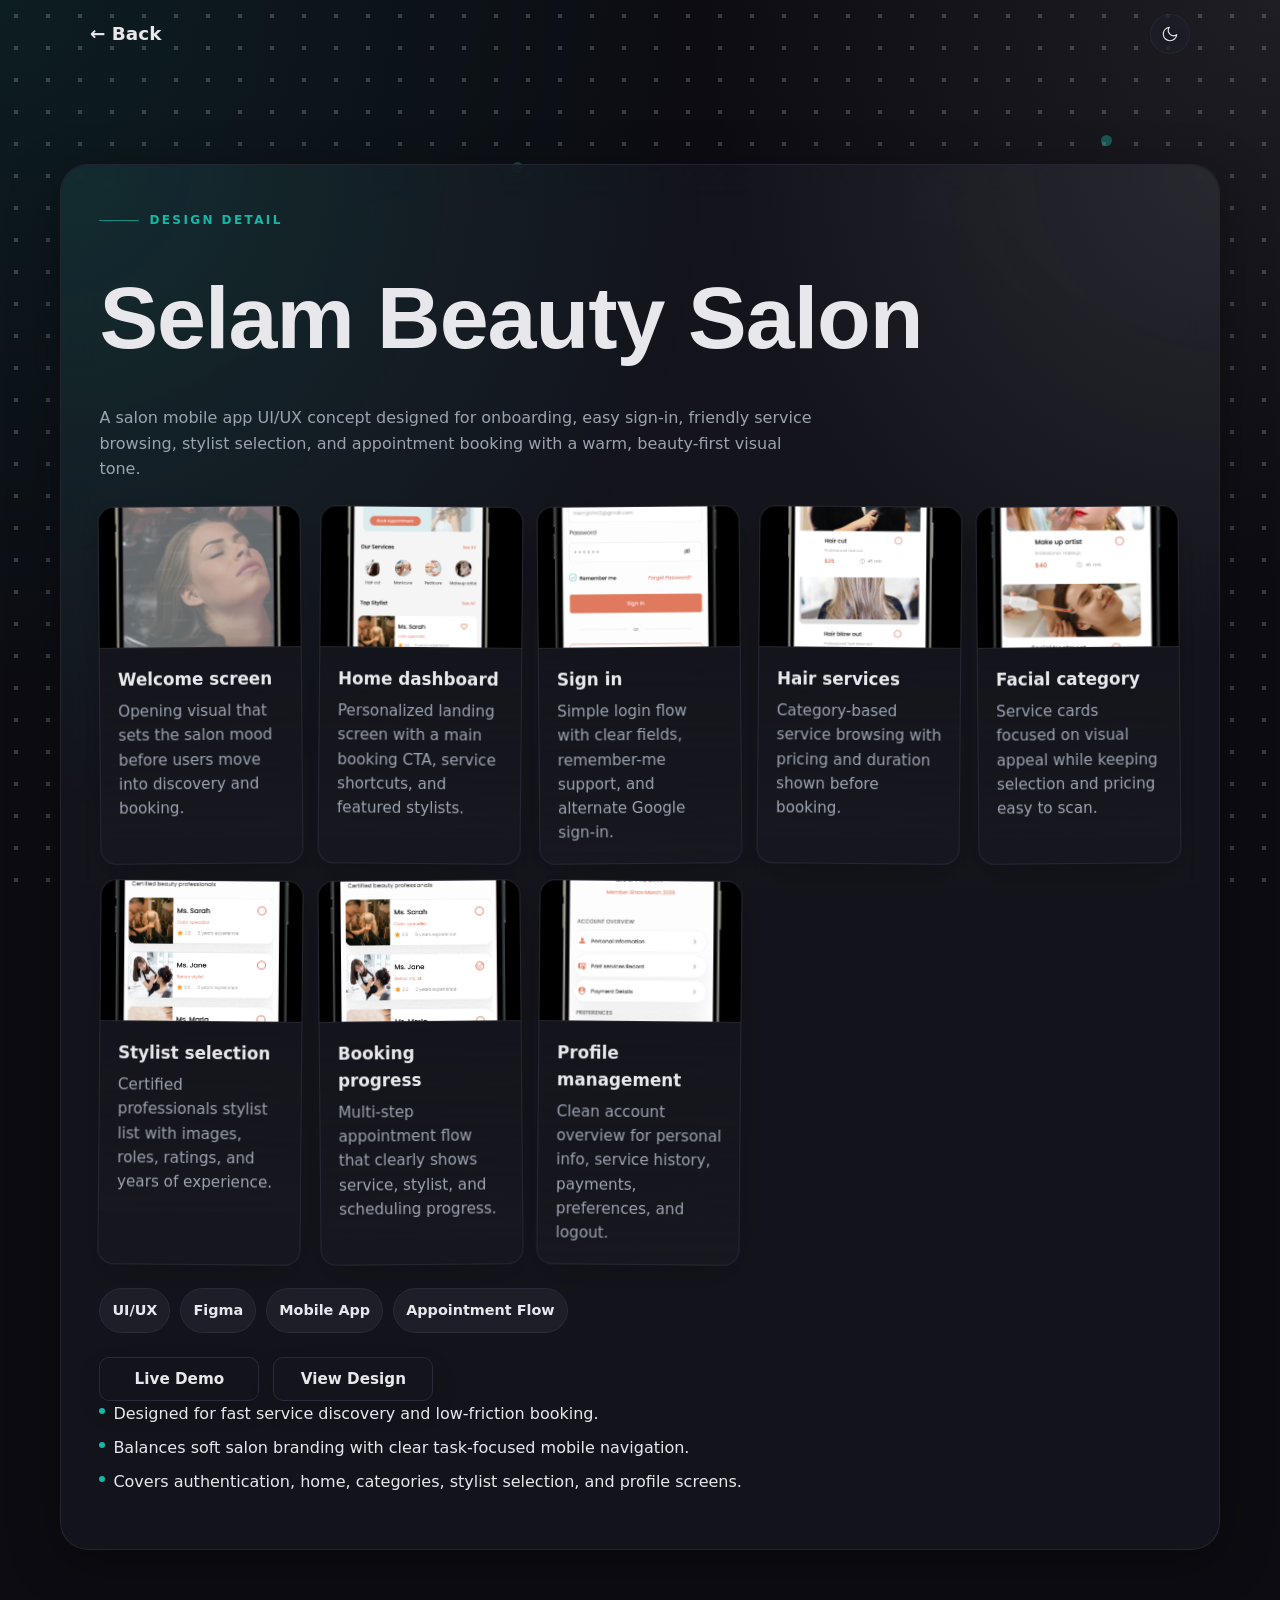
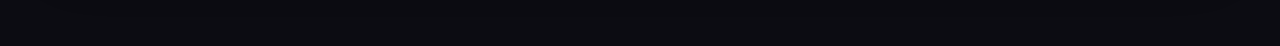
<file: projects/selam-beauty.html>
<!doctype html>
<html lang="en">
<head>
  <meta charset="UTF-8">
  <meta name="viewport" content="width=device-width, initial-scale=1.0">
  <title>Selam Beauty Salon | Bati</title>
  <link rel="icon" type="image/x-icon" href="../public/favicon.ico">
  <link rel="stylesheet" href="../style.css">
</head>
<body>
  <svg width="0" height="0" style="position:absolute">
    <defs>
      <symbol id="icon-moon" viewBox="0 0 24 24">
        <path d="M21 12.79A9 9 0 1 1 11.21 3 7 7 0 0 0 21 12.79z" fill="none" stroke="currentColor" stroke-width="1.5" stroke-linecap="round" stroke-linejoin="round"/>
      </symbol>
      <symbol id="icon-sun" viewBox="0 0 24 24">
        <circle cx="12" cy="12" r="5" fill="none" stroke="currentColor" stroke-width="1.5" />
        <path d="M12 1v2M12 21v2M4.22 4.22l1.42 1.42M18.36 18.36l1.42 1.42M1 12h2M21 12h2M4.22 19.78l1.42-1.42M18.36 5.64l1.42-1.42" stroke="currentColor" stroke-width="1.5" stroke-linecap="round"/>
      </symbol>
    </defs>
  </svg>
  <div class="page project-detail" style="--detail-bg: url('../public/selam-beauty/cover.png');">
    <input type="checkbox" id="theme-toggle" class="visually-hidden" aria-label="Toggle theme">
    <div class="dot-background" aria-hidden="true">
      <div class="dot-grid"></div>
      <div class="floating-dots">
        <span style="--x:8;--y:20;--s:7;--o:0.45;"></span>
        <span style="--x:22;--y:35;--s:5;--o:0.35;"></span>
        <span style="--x:40;--y:18;--s:6;--o:0.4;"></span>
        <span style="--x:58;--y:28;--s:8;--o:0.5;"></span>
        <span style="--x:72;--y:22;--s:5;--o:0.4;"></span>
        <span style="--x:86;--y:15;--s:6;--o:0.45;"></span>
        <span style="--x:12;--y:60;--s:6;--o:0.35;"></span>
        <span style="--x:28;--y:70;--s:7;--o:0.4;"></span>
        <span style="--x:48;--y:62;--s:5;--o:0.4;"></span>
        <span style="--x:64;--y:68;--s:9;--o:0.5;"></span>
        <span style="--x:80;--y:60;--s:6;--o:0.45;"></span>
        <span style="--x:20;--y:85;--s:8;--o:0.35;"></span>
        <span style="--x:44;--y:86;--s:6;--o:0.4;"></span>
        <span style="--x:68;--y:86;--s:5;--o:0.35;"></span>
        <span style="--x:88;--y:80;--s:7;--o:0.45;"></span>
      </div>
    </div>
    <header class="navbar">
      <div class="nav-inner">
        <a class="logo" href="../index.html#designs"><span>&larr; Back</span></a>
        <label for="theme-toggle" class="icon-button theme-toggle" aria-label="Toggle theme">
          <svg class="icon sun"><use href="#icon-sun"></use></svg>
          <svg class="icon moon"><use href="#icon-moon"></use></svg>
        </label>
      </div>
    </header>

    <main class="section">
      <div class="container">
        <article class="detail-shell">
          <span class="eyebrow"><span class="line"></span>Design Detail</span>
          <h1 class="headline">Selam Beauty Salon</h1>
          <p class="body-text">A salon mobile app UI/UX concept designed for onboarding, easy sign-in, friendly service browsing, stylist selection, and appointment booking with a warm, beauty-first visual tone.</p>
          <div class="detail-gallery">
            <div class="image-card">
              <img src="../public/selam-beauty/welcome-screen.png" alt="Selam Beauty Salon welcome screen">
              <div class="image-caption">
                <h4>Welcome screen</h4>
                <p>Opening visual that sets the salon mood before users move into discovery and booking.</p>
              </div>
            </div>
            <div class="image-card">
              <img src="../public/selam-beauty/home.png" alt="Selam Beauty Salon home screen">
              <div class="image-caption">
                <h4>Home dashboard</h4>
                <p>Personalized landing screen with a main booking CTA, service shortcuts, and featured stylists.</p>
              </div>
            </div>
            <div class="image-card">
              <img src="../public/selam-beauty/login.png" alt="Selam Beauty Salon sign-in screen">
              <div class="image-caption">
                <h4>Sign in</h4>
                <p>Simple login flow with clear fields, remember-me support, and alternate Google sign-in.</p>
              </div>
            </div>
            <div class="image-card">
              <img src="../public/selam-beauty/hair-services.png" alt="Selam Beauty Salon hair services screen">
              <div class="image-caption">
                <h4>Hair services</h4>
                <p>Category-based service browsing with pricing and duration shown before booking.</p>
              </div>
            </div>
            <div class="image-card">
              <img src="../public/selam-beauty/facial-services.png" alt="Selam Beauty Salon facial services screen">
              <div class="image-caption">
                <h4>Facial category</h4>
                <p>Service cards focused on visual appeal while keeping selection and pricing easy to scan.</p>
              </div>
            </div>
            <div class="image-card">
              <img src="../public/selam-beauty/stylists-list.png" alt="Selam Beauty Salon stylist selection screen">
              <div class="image-caption">
                <h4>Stylist selection</h4>
                <p>Certified professionals stylist list with images, roles, ratings, and years of experience.</p>
              </div>
            </div>
            <div class="image-card">
              <img src="../public/selam-beauty/stylists-selected.png" alt="Selam Beauty Salon selected stylist screen">
              <div class="image-caption">
                <h4>Booking progress</h4>
                <p>Multi-step appointment flow that clearly shows service, stylist, and scheduling progress.</p>
              </div>
            </div>
            <div class="image-card">
              <img src="../public/selam-beauty/profile.png" alt="Selam Beauty Salon profile screen">
              <div class="image-caption">
                <h4>Profile management</h4>
                <p>Clean account overview for personal info, service history, payments, preferences, and logout.</p>
              </div>
            </div>
          </div>
          <div class="pill-row">
            <span class="pill">UI/UX</span>
            <span class="pill">Figma</span>
            <span class="pill">Mobile App</span>
            <span class="pill">Appointment Flow</span>
          </div>
          <div class="button-row">
            <a href="https://www.figma.com/proto/5fjbbL4WlkSVPK80NESaGw/Selam-Beauty-Salon-%E2%80%93-Appointment-App?node-id=20-788&p=f&t=e4ALa6m5ujRWhRIY-0&scaling=scale-down&content-scaling=fixed&page-id=0%3A1&starting-point-node-id=20%3A788&show-proto-sidebar=1"
              class="btn" target="_blank" rel="noopener noreferrer">Live Demo</a>
            <a href="https://www.figma.com/design/5fjbbL4WlkSVPK80NESaGw/Selam-Beauty-Salon-%E2%80%93-Appointment-App?node-id=0-1&t=y9P4MYADRZo0nwgY-1"
              class="btn outline" target="_blank" rel="noopener noreferrer">View Design</a>
          </div>
          <ul class="bullet-list">
            <li>Designed for fast service discovery and low-friction booking.</li>
            <li>Balances soft salon branding with clear task-focused mobile navigation.</li>
            <li>Covers authentication, home, categories, stylist selection, and profile screens.</li>
          </ul>
        </article>
      </div>
    </main>
  </div>
</body>
</html>
</file>
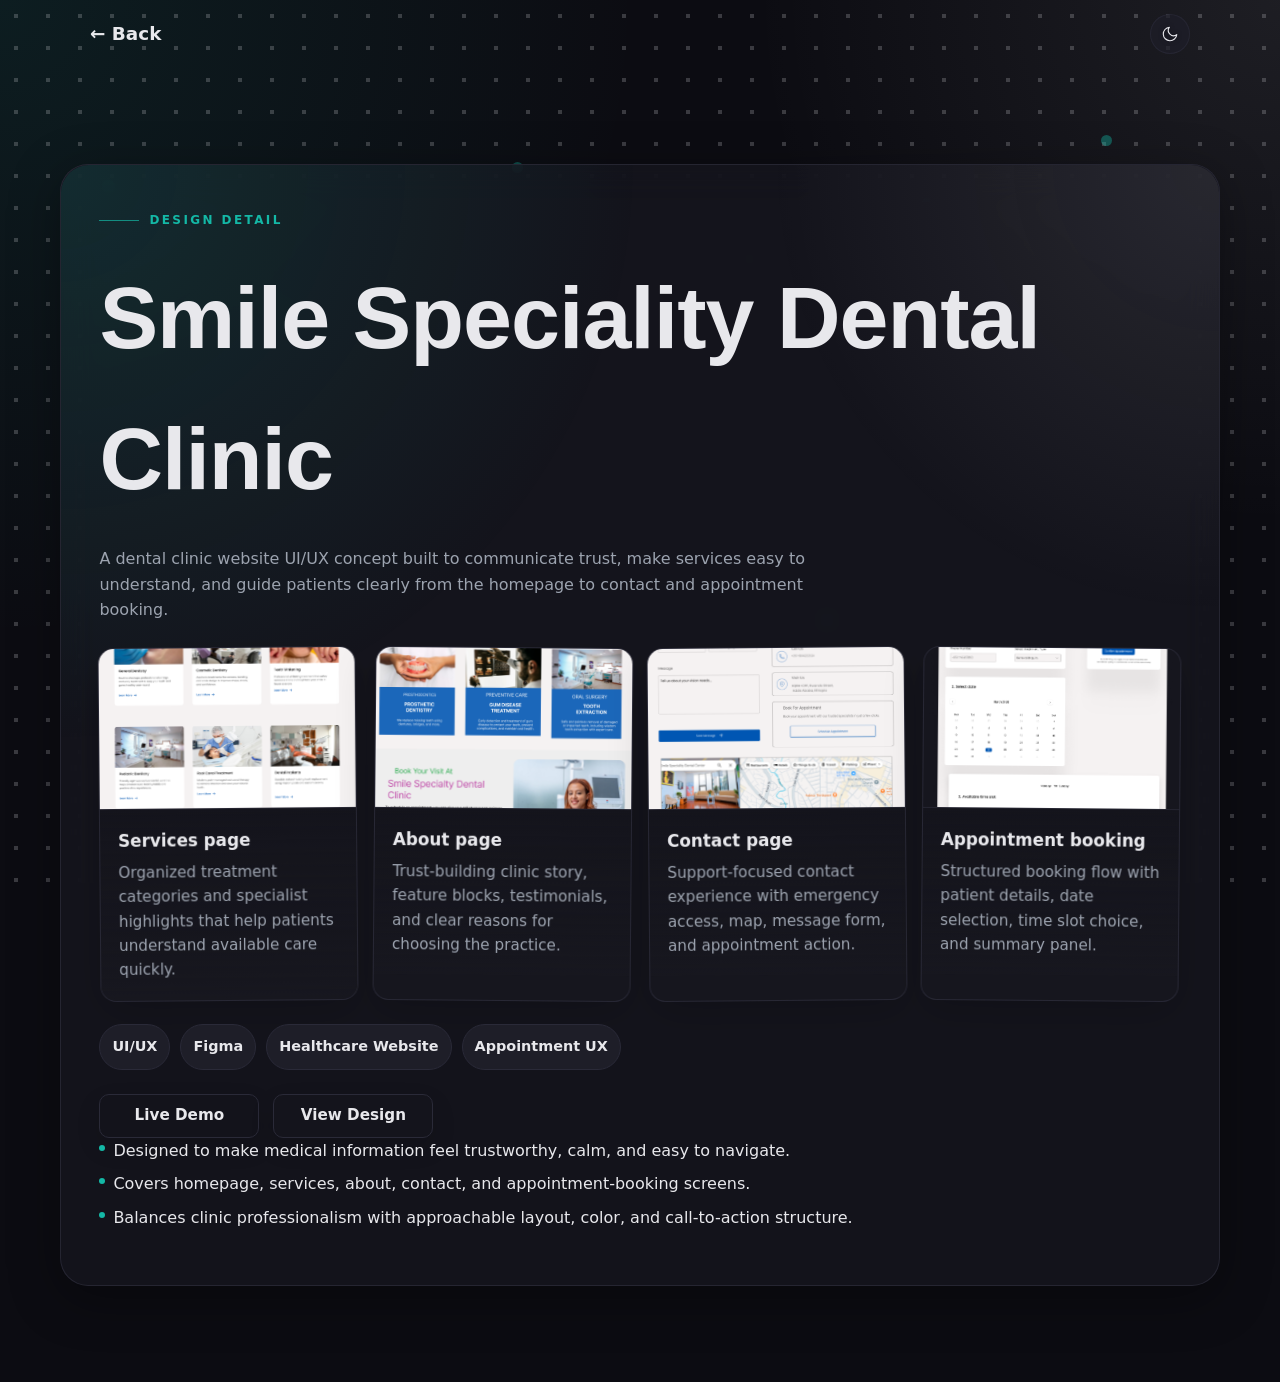
<file: projects/smile-speciality.html>
<!doctype html>
<html lang="en">
<head>
  <meta charset="UTF-8">
  <meta name="viewport" content="width=device-width, initial-scale=1.0">
  <title>Smile Speciality Dental Clinic | Bati</title>
  <link rel="icon" type="image/x-icon" href="../public/favicon.ico">
  <link rel="stylesheet" href="../style.css">
</head>
<body>
  <svg width="0" height="0" style="position:absolute">
    <defs>
      <symbol id="icon-moon" viewBox="0 0 24 24">
        <path d="M21 12.79A9 9 0 1 1 11.21 3 7 7 0 0 0 21 12.79z" fill="none" stroke="currentColor" stroke-width="1.5" stroke-linecap="round" stroke-linejoin="round"/>
      </symbol>
      <symbol id="icon-sun" viewBox="0 0 24 24">
        <circle cx="12" cy="12" r="5" fill="none" stroke="currentColor" stroke-width="1.5" />
        <path d="M12 1v2M12 21v2M4.22 4.22l1.42 1.42M18.36 18.36l1.42 1.42M1 12h2M21 12h2M4.22 19.78l1.42-1.42M18.36 5.64l1.42-1.42" stroke="currentColor" stroke-width="1.5" stroke-linecap="round"/>
      </symbol>
    </defs>
  </svg>
  <div class="page project-detail" style="--detail-bg: url('../public/smile-speciality/cover.png');">
    <input type="checkbox" id="theme-toggle" class="visually-hidden" aria-label="Toggle theme">
    <div class="dot-background" aria-hidden="true">
      <div class="dot-grid"></div>
      <div class="floating-dots">
        <span style="--x:8;--y:20;--s:7;--o:0.45;"></span>
        <span style="--x:22;--y:35;--s:5;--o:0.35;"></span>
        <span style="--x:40;--y:18;--s:6;--o:0.4;"></span>
        <span style="--x:58;--y:28;--s:8;--o:0.5;"></span>
        <span style="--x:72;--y:22;--s:5;--o:0.4;"></span>
        <span style="--x:86;--y:15;--s:6;--o:0.45;"></span>
        <span style="--x:12;--y:60;--s:6;--o:0.35;"></span>
        <span style="--x:28;--y:70;--s:7;--o:0.4;"></span>
        <span style="--x:48;--y:62;--s:5;--o:0.4;"></span>
        <span style="--x:64;--y:68;--s:9;--o:0.5;"></span>
        <span style="--x:80;--y:60;--s:6;--o:0.45;"></span>
        <span style="--x:20;--y:85;--s:8;--o:0.35;"></span>
        <span style="--x:44;--y:86;--s:6;--o:0.4;"></span>
        <span style="--x:68;--y:86;--s:5;--o:0.35;"></span>
        <span style="--x:88;--y:80;--s:7;--o:0.45;"></span>
      </div>
    </div>
    <header class="navbar">
      <div class="nav-inner">
        <a class="logo" href="../index.html#designs"><span>&larr; Back</span></a>
        <label for="theme-toggle" class="icon-button theme-toggle" aria-label="Toggle theme">
          <svg class="icon sun"><use href="#icon-sun"></use></svg>
          <svg class="icon moon"><use href="#icon-moon"></use></svg>
        </label>
      </div>
    </header>

    <main class="section">
      <div class="container">
        <article class="detail-shell">
          <span class="eyebrow"><span class="line"></span>Design Detail</span>
          <h1 class="headline">Smile Speciality Dental Clinic</h1>
          <p class="body-text">A dental clinic website UI/UX concept built to communicate trust, make services easy to understand, and guide patients clearly from the homepage to contact and appointment booking.</p>
          <div class="detail-gallery">
            <div class="image-card">
              <img src="../public/smile-speciality/services.png" alt="Smile Speciality Dental Clinic services page">
              <div class="image-caption">
                <h4>Services page</h4>
                <p>Organized treatment categories and specialist highlights that help patients understand available care quickly.</p>
              </div>
            </div>
            <div class="image-card">
              <img src="../public/smile-speciality/about.png" alt="Smile Speciality Dental Clinic about page">
              <div class="image-caption">
                <h4>About page</h4>
                <p>Trust-building clinic story, feature blocks, testimonials, and clear reasons for choosing the practice.</p>
              </div>
            </div>
            <div class="image-card">
              <img src="../public/smile-speciality/contact.png" alt="Smile Speciality Dental Clinic contact page">
              <div class="image-caption">
                <h4>Contact page</h4>
                <p>Support-focused contact experience with emergency access, map, message form, and appointment action.</p>
              </div>
            </div>
            <div class="image-card">
              <img src="../public/smile-speciality/appointment.png" alt="Smile Speciality Dental Clinic booking page">
              <div class="image-caption">
                <h4>Appointment booking</h4>
                <p>Structured booking flow with patient details, date selection, time slot choice, and summary panel.</p>
              </div>
            </div>
          </div>
          <div class="pill-row">
            <span class="pill">UI/UX</span>
            <span class="pill">Figma</span>
            <span class="pill">Healthcare Website</span>
            <span class="pill">Appointment UX</span>
          </div>
          <div class="button-row">
            <a href="https://www.figma.com/proto/0c3LIejO7HvxuwmDpNvWwL/smile-specility-dental-clinic?node-id=1-966&p=f&t=9qFvKFb1lOWrChKv-0&scaling=min-zoom&content-scaling=fixed&page-id=0%3A1&starting-point-node-id=1%3A966"
              class="btn" target="_blank" rel="noopener noreferrer">Live Demo</a>
            <a href="https://www.figma.com/design/0c3LIejO7HvxuwmDpNvWwL/smile-specility-dental-clinic?node-id=0-1&t=9qFvKFb1lOWrChKv-1"
              class="btn outline" target="_blank" rel="noopener noreferrer">View Design</a>
          </div>
          <ul class="bullet-list">
            <li>Designed to make medical information feel trustworthy, calm, and easy to navigate.</li>
            <li>Covers homepage, services, about, contact, and appointment-booking screens.</li>
            <li>Balances clinic professionalism with approachable layout, color, and call-to-action structure.</li>
          </ul>
        </article>
      </div>
    </main>
  </div>
</body>
</html>
</file>
<file: style.css>
:root {
  /* dark palette (default) */
  --background-dark: #0c0c12;
  --foreground-dark: #e8e8ec;
  --card-dark: #16161e;
  --card-foreground-dark: #e8e8ec;
  --popover-dark: #16161e;
  --popover-foreground-dark: #e8e8ec;
  --primary-dark: #e8e8ec;
  --primary-foreground-dark: #0c0c12;
  --secondary-dark: #1e1e28;
  --secondary-foreground-dark: #e8e8ec;
  --muted-dark: #1e1e28;
  --muted-foreground-dark: #9ca3af;
  --accent: #14b8a6;
  --accent-foreground-dark: #0c0c12;
  --destructive-dark: #ef4444;
  --destructive-foreground-dark: #0c0c12;
  --border-dark: #2a2a38;
  --input-dark: #1e1e28;
  --ring-dark: #e8e8ec;
  --shadow-soft-dark: 0 12px 50px rgba(0, 0, 0, 0.35);

  /* light palette */
  --background-light: #eef2f6;
  --foreground-light: #1e3a5f;
  --card-light: #ffffff;
  --card-foreground-light: #1e3a5f;
  --popover-light: #ffffff;
  --popover-foreground-light: #1e3a5f;
  --primary-light: #1e3a5f;
  --primary-foreground-light: #ffffff;
  --secondary-light: #e4ebf3;
  --secondary-foreground-light: #1e3a5f;
  --muted-light: #e4ebf3;
  --muted-foreground-light: #5a7a9a;
  --accent-foreground-light: #ffffff;
  --destructive-light: #ef4444;
  --destructive-foreground-light: #ffffff;
  --border-light: #d1dce8;
  --input-light: #e4ebf3;
  --ring-light: #1e3a5f;
  --shadow-soft-light: 0 10px 40px rgba(16, 42, 66, 0.08);

  --radius: 12px;

  /* default theme: dark */
  --background: var(--background-dark);
  --foreground: var(--foreground-dark);
  --card: var(--card-dark);
  --card-foreground: var(--card-foreground-dark);
  --popover: var(--popover-dark);
  --popover-foreground: var(--popover-foreground-dark);
  --primary: var(--primary-dark);
  --primary-foreground: var(--primary-foreground-dark);
  --secondary: var(--secondary-dark);
  --secondary-foreground: var(--secondary-foreground-dark);
  --muted: var(--muted-dark);
  --muted-foreground: var(--muted-foreground-dark);
  --accent-foreground: var(--accent-foreground-dark);
  --destructive: var(--destructive-dark);
  --destructive-foreground: var(--destructive-foreground-dark);
  --border: var(--border-dark);
  --input: var(--input-dark);
  --ring: var(--ring-dark);
  --shadow-soft: var(--shadow-soft-dark);

  color-scheme: dark;
}

.page:has(#theme-toggle:checked) {
  --background: var(--background-light);
  --foreground: var(--foreground-light);
  --card: var(--card-light);
  --card-foreground: var(--card-foreground-light);
  --popover: var(--popover-light);
  --popover-foreground: var(--popover-foreground-light);
  --primary: var(--primary-light);
  --primary-foreground: var(--primary-foreground-light);
  --secondary: var(--secondary-light);
  --secondary-foreground: var(--secondary-foreground-light);
  --muted: var(--muted-light);
  --muted-foreground: var(--muted-foreground-light);
  --accent-foreground: var(--accent-foreground-light);
  --destructive: var(--destructive-light);
  --destructive-foreground: var(--destructive-foreground-light);
  --border: var(--border-light);
  --input: var(--input-light);
  --ring: var(--ring-light);
  --shadow-soft: var(--shadow-soft-light);
  color-scheme: light;
}

*,
*::before,
*::after {
  box-sizing: border-box;
}

.visually-hidden {
  position: absolute;
  width: 1px;
  height: 1px;
  padding: 0;
  margin: -1px;
  overflow: hidden;
  clip: rect(0, 0, 0, 0);
  white-space: nowrap;
  border: 0;
}

body {
  margin: 0;
  font-family: 'Inter', system-ui, -apple-system, sans-serif;
}

.page {
  background: var(--background);
  color: var(--foreground);
  min-height: 100vh;
  line-height: 1.6;
  transition: background 0.4s ease, color 0.4s ease;
}

a {
  color: inherit;
  text-decoration: none;
}

img {
  max-width: 100%;
  display: block;
}

main {
  position: relative;
  z-index: 1;
}

.container {
  width: min(1200px, 100%);
  margin: 0 auto;
  padding: 0 1.25rem;
}

.section {
  padding: 96px 0;
}

.text-center {
  text-align: center;
}

.headline {
  font-family: 'Space Grotesk', 'Inter', sans-serif;
  font-size: clamp(48px, 8vw, 88px);
  margin: 0 0 16px;
  letter-spacing: -1px;
}

.subtitle {
  margin: 0 0 12px;
  color: var(--muted-foreground);
  letter-spacing: 0.2em;
  text-transform: uppercase;
  font-weight: 600;
}

.tagline {
  margin: 0 auto 32px;
  max-width: 640px;
  color: var(--muted-foreground);
  font-size: 1rem;
}

.button-row {
  display: flex;
  flex-wrap: wrap;
  gap: 12px;
  justify-content: center;
  margin-bottom: 52px;
}

.btn {
  display: inline-flex;
  align-items: center;
  justify-content: center;
  gap: 8px;
  height: 44px;
  padding: 0 18px;
  border-radius: 10px;
  font-weight: 600;
  font-size: 0.95rem;
  border: 1px solid var(--border);
  cursor: pointer;
  transition: transform 0.15s ease, background 0.2s ease, color 0.2s ease, border-color 0.2s ease;
  background: transparent;
  color: var(--foreground);
}

.btn.small {
  height: 36px;
  padding: 0 14px;
  font-size: 0.85rem;
}

.btn:hover {
  transform: translateY(-1px);
  background: color-mix(in srgb, var(--accent) 12%, transparent);
  border-color: var(--accent);
}

.btn.learn-more {
  background: linear-gradient(135deg, #0ea5e9, #8b5cf6);
  color: #e09090;
  text-shadow: 0 1px 2px rgba(0, 0, 0, 0.35);
  border: none;
  box-shadow: 0 10px 30px color-mix(in srgb, var(--accent) 35%, rgba(0, 0, 0, 0.18));
  gap: 10px;
}

.btn.learn-more::before {
  content: "↗";
  font-size: 0.95em;
  line-height: 1;
}

.btn.learn-more:hover {
  transform: translateY(-2px);
  box-shadow: 0 14px 36px color-mix(in srgb, var(--accent) 50%, rgba(0, 0, 0, 0.24));
  filter: brightness(1.05);
}

.btn.primary {
  background: linear-gradient(135deg, var(--accent), #0f3a78);
  color: var(--accent-foreground);
  border: none;
}

.btn.primary:hover {
  filter: brightness(1.05);
}

.btn.full {
  width: 100%;
}

.btn.outline {
  background: transparent;
}

.hero {
  position: relative;
  min-height: 90vh;
  display: grid;
  place-items: center;
}

.hero-content {
  position: relative;
  z-index: 2;
}

.tech-strip {
  margin-top: 16px;
  padding-bottom: 10px;
}

.tech-grid {
  display: flex;
  flex-wrap: wrap;
  gap: 18px;
  justify-content: center;
}

.tech-grid a,
.tech-grid button.tech-tile {
  display: inline-flex;
  align-items: center;
  justify-content: center;
  width: 46px;
  height: 46px;
  border-radius: 12px;
  border: 1px solid color-mix(in srgb, var(--border) 70%, transparent);
  background: color-mix(in srgb, var(--secondary) 70%, transparent);
  transition: transform 0.22s ease, box-shadow 0.22s ease, border-color 0.22s ease;
  cursor: pointer;
}

.tech-grid img {
  width: 32px;
  height: 32px;
}

.tech-grid a:hover,
.tech-grid button.tech-tile:hover {
  transform: translateY(-6px) scale(1.08) rotate(-2deg);
  border-color: var(--accent);
  box-shadow: 0 14px 32px rgba(20, 184, 166, 0.28);
}

.tech-apps {
  padding-top: 64px;
  overflow: clip;
}

.tech-app-card {
  background: var(--card);
  border: 1px solid var(--border);
  border-radius: var(--radius);
  padding: 16px;
  box-shadow: var(--shadow-soft);
  transition: transform 0.2s ease, box-shadow 0.2s ease, border-color 0.2s ease;
  scroll-margin-top: 120px;
}

.tech-app-card:hover,
.tech-app-card:target {
  transform: translateY(-6px);
  border-color: var(--accent);
  box-shadow: 0 16px 40px rgba(20, 184, 166, 0.2);
}

.skills-intro {
  max-width: 56ch;
  margin-bottom: 0;
}

.skills-stack-grid {
  margin-top: 2.75rem;
  display: grid;
  grid-template-columns: repeat(auto-fit, minmax(220px, 1fr));
  gap: 1rem;
}

.stack-tech-card {
  display: flex;
  align-items: flex-start;
  gap: 0.8rem;
  scroll-margin-top: 120px;
  animation: stackCardFloat 4.8s ease-in-out infinite;
  animation-delay: calc(var(--card-index, 0) * 120ms);
}

.stack-tech-card:nth-child(1) { --card-index: 0; }
.stack-tech-card:nth-child(2) { --card-index: 1; }
.stack-tech-card:nth-child(3) { --card-index: 2; }
.stack-tech-card:nth-child(4) { --card-index: 3; }
.stack-tech-card:nth-child(5) { --card-index: 4; }
.stack-tech-card:nth-child(6) { --card-index: 5; }
.stack-tech-card:nth-child(7) { --card-index: 6; }
.stack-tech-card:nth-child(8) { --card-index: 7; }
.stack-tech-card:nth-child(9) { --card-index: 8; }
.stack-tech-card:nth-child(10) { --card-index: 9; }
.stack-tech-card:nth-child(11) { --card-index: 10; }
.stack-tech-card:nth-child(12) { --card-index: 11; }
.stack-tech-card:nth-child(13) { --card-index: 12; }

.stack-tech-card:target {
  border-color: var(--accent);
  box-shadow: 0 20px 46px rgba(20, 184, 166, 0.26);
}


.tech-card-icon {
  flex: 0 0 2.8rem;
  width: 2.8rem;
  height: 2.8rem;
  display: grid;
  place-items: center;
  border-radius: 0.9rem;
  background: linear-gradient(180deg,
      color-mix(in srgb, var(--secondary) 88%, transparent),
      color-mix(in srgb, var(--background) 82%, transparent));
  border: 1px solid color-mix(in srgb, var(--border) 76%, transparent);
  box-shadow: inset 0 1px 0 rgba(255, 255, 255, 0.08);
  transition: transform 0.28s ease, border-color 0.28s ease, box-shadow 0.28s ease, filter 0.28s ease;
}

.tech-card-icon img {
  width: 1.7rem;
  height: 1.7rem;
}

.tech-card-copy {
  transition: transform 0.28s ease, color 0.28s ease;
}

.tech-card-copy h3 {
  margin: 0 0 0.28rem;
  font-size: 0.98rem;
}

.tech-card-copy .small-text {
  margin: 0;
  font-size: 0.78rem;
  line-height: 1.4;
}


@keyframes stackCardFloat {
  0%, 100% {
    transform: translateY(0);
  }
  50% {
    transform: translateY(-5px);
  }
}

@keyframes orbitNodeFloat {
  0%, 100% {
    transform: translate(-50%, -50%) rotate(var(--angle)) translateY(0);
  }
  50% {
    transform: translate(-50%, -50%) rotate(var(--angle)) translateY(-8px);
  }
}

.page .invert-on-dark {
  filter: invert(1) hue-rotate(180deg);
}

.page:has(#theme-toggle:checked) .invert-on-dark {
  filter: invert(0);
}

.navbar {
  position: fixed;
  top: 0;
  left: 0;
  right: 0;
  z-index: 10;
  padding: 14px 18px;
}

.nav-inner {
  max-width: 1100px;
  margin: 0 auto;
  display: flex;
  align-items: center;
  justify-content: space-between;
  gap: 12px;
}

.logo {
  display: inline-flex;
  align-items: center;
  gap: 10px;
  font-weight: 700;
  font-size: 1.15rem;
}

.logo img {
  width: 36px;
  height: 36px;
  border-radius: 10px;
  border: 1px solid color-mix(in srgb, var(--border) 80%, transparent);
  box-shadow: 0 6px 18px rgba(0, 0, 0, 0.25);
}

.nav-links {
  display: flex;
  align-items: center;
  gap: 8px;
  background: color-mix(in srgb, var(--secondary) 80%, transparent);
  border: 1px solid color-mix(in srgb, var(--border) 70%, transparent);
  padding: 8px 10px;
  border-radius: 999px;
  backdrop-filter: blur(14px);
}

.nav-links a {
  padding: 10px 14px;
  font-size: 0.95rem;
  color: var(--muted-foreground);
  border-radius: 12px;
  transition: color 0.2s ease, background 0.2s ease;
}

.nav-links a:hover {
  color: var(--foreground);
  background: color-mix(in srgb, var(--accent) 10%, transparent);
}

.nav-actions {
  display: flex;
  align-items: center;
  gap: 8px;
}

.icon-button {
  width: 40px;
  height: 40px;
  display: inline-flex;
  align-items: center;
  justify-content: center;
  border-radius: 999px;
  border: 1px solid color-mix(in srgb, var(--border) 80%, transparent);
  background: color-mix(in srgb, var(--secondary) 70%, transparent);
  cursor: pointer;
  color: var(--foreground);
  transition: transform 0.15s ease, background 0.2s ease, color 0.2s ease;
}

.icon-button:hover {
  transform: translateY(-1px);
  background: color-mix(in srgb, var(--accent) 12%, transparent);
}

.icon {
  width: 18px;
  height: 18px;
}

.icon.close { display: none; }
.icon.sun { display: none; }

.page:has(#theme-toggle:checked) .theme-toggle .icon.sun { display: inline; }
.page:has(#theme-toggle:checked) .theme-toggle .icon.moon { display: none; }
.theme-toggle .icon.moon { display: inline; }

.icon-button.theme-toggle {
  appearance: none;
  color: var(--foreground);
  border-color: color-mix(in srgb, var(--border) 70%, transparent);
  background: color-mix(in srgb, var(--secondary) 75%, transparent);
}

.icon-button.theme-toggle svg {
  opacity: 1;
  filter: drop-shadow(0 0 2px color-mix(in srgb, var(--background) 70%, transparent));
}

.icon-button.theme-toggle:hover {
  border-color: var(--accent);
  background: color-mix(in srgb, var(--accent) 12%, var(--secondary));
}

/* menu toggle interactions */
.navbar #menu-toggle:checked + .nav-inner .icon.menu { display: none; }
.navbar #menu-toggle:checked + .nav-inner .icon.close { display: inline; }
.navbar #menu-toggle:checked + .nav-inner + .mobile-menu { display: flex; }

.mobile-only {
  display: none;
}

.mobile-menu {
  display: none;
  flex-direction: column;
  gap: 6px;
  background: color-mix(in srgb, var(--secondary) 85%, transparent);
  border: 1px solid color-mix(in srgb, var(--border) 80%, transparent);
  border-radius: 16px;
  padding: 10px;
  margin-top: 10px;
  backdrop-filter: blur(12px);
}

.mobile-menu a {
  padding: 10px 12px;
  border-radius: 10px;
  color: var(--muted-foreground);
}

.mobile-menu a:hover {
  background: color-mix(in srgb, var(--accent) 12%, transparent);
  color: var(--foreground);
}

@media (min-width: 961px) {
  .mobile-menu { display: none !important; }
}

.eyebrow {
  display: inline-flex;
  align-items: center;
  gap: 10px;
  text-transform: uppercase;
  letter-spacing: 0.2em;
  font-size: 0.75rem;
  font-weight: 700;
  color: var(--accent);
}

.eyebrow .line {
  display: inline-block;
  width: 40px;
  height: 1px;
  background: color-mix(in srgb, var(--accent) 70%, transparent);
}

.section-title {
  margin: 10px 0 20px;
  font-size: clamp(28px, 5vw, 40px);
  font-family: 'Space Grotesk', 'Inter', sans-serif;
}

.body-text {
  color: var(--muted-foreground);
  margin: 0 0 16px;
  max-width: 720px;
}

.small-text {
  color: var(--muted-foreground);
  font-size: 0.95rem;
  margin: 0;
}

.small {
  font-size: 0.75rem;
}

.uppercase {
  text-transform: uppercase;
}

.grid {
  display: grid;
  gap: 24px;
}

.two-columns {
  grid-template-columns: repeat(auto-fit, minmax(280px, 1fr));
}

.three-columns {
  grid-template-columns: repeat(auto-fit, minmax(240px, 1fr));
}

.services-grid {
  grid-template-columns: repeat(3, minmax(0, 1fr));
  gap: 18px;
}

.four-columns {
  grid-template-columns: repeat(auto-fit, minmax(240px, 1fr));
}

.card {
  background: var(--card);
  color: var(--card-foreground);
  border: 1px solid var(--border);
  border-radius: var(--radius);
  padding: 20px;
  box-shadow: var(--shadow-soft);
  transition: border-color 0.2s ease, transform 0.25s ease, box-shadow 0.25s ease, filter 0.25s ease;
}

.card:hover {
  border-color: var(--accent);
  transform: translateY(-4px);
  box-shadow: 0 14px 50px rgba(20, 184, 166, 0.18);
}

.card-title {
  margin: 0 0 10px;
  font-size: 1.15rem;
  font-weight: 700;
}

.card-grid {
  display: grid;
  grid-template-columns: repeat(auto-fit, minmax(240px, 1fr));
  gap: 14px;
  margin-top: 18px;
}

.sticky-card {
  position: relative;
  background: color-mix(in srgb, var(--secondary) 70%, transparent);
  border: 1px solid var(--border);
  border-radius: var(--radius);
  padding: 20px;
  top: 0;
}

.list {
  padding: 0;
  margin: 16px 0;
  list-style: none;
  color: var(--foreground);
}

.list li {
  position: relative;
  padding-left: 18px;
  margin-bottom: 10px;
}

.list li::before {
  content: '•';
  position: absolute;
  left: 0;
  color: var(--accent);
  font-weight: 800;
}

.pill-row {
  display: flex;
  flex-wrap: wrap;
  gap: 10px;
}

.pill {
  display: inline-flex;
  align-items: center;
  gap: 8px;
  padding: 10px 12px;
  border-radius: 999px;
  background: var(--secondary);
  border: 1px solid var(--border);
  font-weight: 700;
  font-size: 0.9rem;
  color: var(--secondary-foreground);
}

.pill img {
  width: 18px;
  height: 18px;
}

.section-header {
  display: flex;
  align-items: center;
  gap: 14px;
  margin-bottom: 28px;
}

.section-lead {
  display: flex;
  flex-direction: column;
  align-items: center;
  gap: 12px;
  margin: 0 auto 40px;
  max-width: 900px;
  text-align: center;
}

.section-lead .eyebrow {
  justify-content: center;
}

.section-lead .section-title {
  margin: 0;
  max-width: 20ch;
  text-wrap: balance;
}

.section-lead .body-text {
  margin: 0;
  max-width: 760px;
  text-wrap: balance;
}

.section-lead .rule {
  width: 120px;
  flex: none;
  margin-top: 4px;
}

.rule {
  flex: 1;
  height: 2px;
  background: var(--accent);
  opacity: 0.8;
}

.about-grid {
  align-items: start;
}

.gap-large {
  gap: 24px;
}

.detail-card {
  background: var(--card);
  border: 1px solid var(--border);
  border-radius: var(--radius);
  padding: 18px;
  box-shadow: var(--shadow-soft);
  transition: border-color 0.2s ease, transform 0.2s ease, box-shadow 0.2s ease;
}

.detail-card:hover {
  border-color: var(--accent);
  transform: translateY(-3px);
  box-shadow: 0 14px 44px rgba(20, 184, 166, 0.18);
}

.project.card {
  position: relative;
  transform-style: preserve-3d;
  transition: transform 280ms ease, box-shadow 280ms ease, filter 280ms ease;
  box-shadow: 0 12px 40px rgba(0, 0, 0, 0.18);
  padding-bottom: 56px;
}

.project.card::after {
  content: '';
  position: absolute;
  inset: 0;
  border-radius: inherit;
  background: radial-gradient(circle at 20% 20%, rgba(255, 255, 255, 0.18), transparent 45%),
              radial-gradient(circle at 80% 0%, rgba(20, 184, 166, 0.12), transparent 40%);
  pointer-events: none;
  opacity: 0;
  transition: opacity 280ms ease;
}

.project.card:nth-child(2n) {
  transform: translate3d(0, 0, 0) rotateZ(0.6deg);
}

.project.card:nth-child(2n+1) {
  transform: translate3d(0, 0, 0) rotateZ(-0.6deg);
}

.project.card:hover {
  transform: translate3d(0, -14px, 12px) rotateX(0.6deg) rotateY(-0.6deg) rotateZ(0deg);
  box-shadow: 0 24px 70px rgba(0, 0, 0, 0.28);
  filter: drop-shadow(0 12px 25px rgba(20, 184, 166, 0.2));
}

.project.card:hover::after {
  opacity: 1;
}

.project .tag-row {
  display: flex;
  flex-wrap: wrap;
  gap: 10px;
  margin: 10px 0 16px;
}

.project .tag-row span {
  padding: 6px 10px;
  border-radius: 999px;
  border: 1px solid var(--border);
  color: var(--muted-foreground);
  font-weight: 600;
  font-size: 0.9rem;
}

.project-link {
  display: inline-flex;
  width: fit-content;
  align-items: center;
  justify-content: center;
  text-align: center;
  line-height: 1;
  color: var(--muted-foreground);
}

.project-link:hover {
  color: var(--foreground);
}

.project .project-link {
  position: absolute;
  right: 16px;
  bottom: 16px;
}

.bullet-list {
  list-style: none;
  padding: 0;
  margin: 0 0 16px;
  color: var(--foreground);
}

.bullet-list li {
  display: flex;
  align-items: flex-start;
  gap: 8px;
  margin-bottom: 8px;
}

.bullet-list li::before {
  content: '';
  width: 6px;
  height: 6px;
  border-radius: 50%;
  background: var(--accent);
  margin-top: 7px;
  flex-shrink: 0;
}

.link-row {
  display: flex;
  gap: 12px;
}

.link-row a {
  font-weight: 700;
  color: var(--foreground);
  padding: 6px 0;
}

.link-row a:hover {
  color: var(--accent);
}

.ux-gallery {
  position: relative;
}

.ux-gallery-grid {
  align-items: stretch;
}

.ux-gallery-card {
  position: relative;
  overflow: hidden;
  padding: 0;
  background: color-mix(in srgb, var(--card) 92%, transparent);
  box-shadow: 0 14px 44px rgba(0, 0, 0, 0.18);
}

.ux-gallery-card:hover {
  transform: translateY(-10px);
  box-shadow: 0 24px 70px rgba(0, 0, 0, 0.24);
}

.ux-gallery-card::after {
  content: '';
  position: absolute;
  inset: 0;
  border-radius: inherit;
  background:
    radial-gradient(circle at top right, rgba(255, 255, 255, 0.12), transparent 34%),
    radial-gradient(circle at bottom left, color-mix(in srgb, var(--accent) 14%, transparent), transparent 38%);
  opacity: 0;
  pointer-events: none;
  transition: opacity 0.28s ease;
}

.ux-gallery-card:hover::after {
  opacity: 1;
}

.ux-gallery-preview {
  position: relative;
  display: flex;
  align-items: center;
  justify-content: center;
  height: 260px;
  min-height: 0;
  padding: 14px 16px;
  overflow: hidden;
  isolation: isolate;
  border-bottom: 1px solid color-mix(in srgb, var(--border) 82%, transparent);
  background:
    radial-gradient(circle at 22% 18%, rgba(255, 255, 255, 0.16), transparent 28%),
    linear-gradient(145deg, rgba(10, 16, 30, 0.96), rgba(12, 29, 44, 0.92));
}

.ux-gallery-preview::before {
  content: '';
  position: absolute;
  inset: 0;
  background-image: radial-gradient(circle at 1px 1px, rgba(232, 246, 255, 0.14) 1px, transparent 0);
  background-size: 19px 19px;
  opacity: 0.24;
  pointer-events: none;
}

.ux-gallery-preview::after {
  content: '';
  position: absolute;
  inset: auto -12% -26% 8%;
  height: 56%;
  background: radial-gradient(circle, color-mix(in srgb, var(--accent) 22%, transparent), transparent 68%);
  filter: blur(28px);
  opacity: 0.72;
  pointer-events: none;
}

.ux-preview-image {
  padding: 0;
  background: #050505;
}

.ux-gallery-trigger {
  cursor: zoom-in;
}

.ux-gallery-image-strip {
  position: relative;
  z-index: 1;
  display: flex;
  align-items: flex-end;
  justify-content: center;
  gap: 10px;
  width: 100%;
  height: 100%;
  padding: 18px 14px;
}

.ux-gallery-image-frame {
  display: flex;
  align-items: center;
  justify-content: center;
  width: min(30%, 96px);
  height: 100%;
  border-radius: 24px;
  border: 1px solid rgba(255, 255, 255, 0.08);
  background: linear-gradient(180deg, rgba(12, 20, 34, 0.96), rgba(10, 16, 26, 0.94));
  box-shadow:
    0 14px 30px rgba(0, 0, 0, 0.32),
    inset 0 1px 0 rgba(255, 255, 255, 0.08);
  overflow: hidden;
  transform: translateY(12px) scale(0.92);
  transition: transform 0.28s ease, box-shadow 0.28s ease, border-color 0.28s ease;
}

.ux-gallery-image-frame.active {
  transform: translateY(0) scale(1);
  border-color: color-mix(in srgb, var(--accent) 44%, transparent);
  box-shadow:
    0 20px 42px rgba(0, 0, 0, 0.36),
    0 0 0 1px rgba(20, 184, 166, 0.16);
}

.ux-gallery-card:hover .ux-gallery-image-frame {
  transform: translateY(8px) scale(0.95);
}

.ux-gallery-card:hover .ux-gallery-image-frame.active {
  transform: translateY(-2px) scale(1.02);
}

.ux-preview-image::before,
.ux-preview-image::after {
  content: none;
}

.ux-gallery-image {
  position: relative;
  z-index: 1;
  width: 100%;
  height: 100%;
  min-height: 0;
  object-fit: cover;
  object-position: center top;
  filter: saturate(1.02) contrast(1.01);
}

.ux-gallery-image.portrait {
  width: auto;
  max-width: min(100%, 176px);
  object-fit: contain;
  background: #050505;
  padding: 0.35rem 0;
  object-position: center;
}

.ux-gallery-copy {
  position: relative;
  z-index: 1;
  padding: 18px 20px 20px;
}

.ux-gallery-copy .small {
  display: block;
  margin-bottom: 0.65rem;
  color: var(--accent);
  letter-spacing: 0.16em;
}

.ux-gallery-copy .card-title {
  margin-bottom: 0.7rem;
}

.ux-gallery-copy .small-text {
  margin-bottom: 1rem;
}

.ux-gallery-tags {
  display: flex;
  flex-wrap: wrap;
  gap: 10px;
}

.ux-gallery-tags span {
  padding: 6px 10px;
  border-radius: 999px;
  border: 1px solid color-mix(in srgb, var(--border) 82%, transparent);
  background: color-mix(in srgb, var(--secondary) 72%, transparent);
  color: var(--muted-foreground);
  font-size: 0.82rem;
  font-weight: 700;
}

.ux-gallery-actions {
  margin-top: 1rem;
  display: flex;
  align-items: center;
  justify-content: space-between;
  gap: 18px;
  flex-wrap: wrap;
}

.ux-gallery-actions .link-row {
  margin-left: auto;
}

.ux-gallery-actions .btn {
  display: inline-flex;
  flex: 0 0 auto;
  align-items: center;
  justify-content: center;
  width: auto;
  min-width: 0;
  padding-inline: 1rem;
  text-align: center;
  line-height: 1;
  white-space: nowrap;
  color: var(--muted-foreground);
}

.ux-gallery-actions .btn:hover {
  color: var(--foreground);
}

.ux-lightbox {
  position: fixed;
  inset: 0;
  z-index: 120;
  display: grid;
  place-items: center;
  padding: 24px;
  opacity: 0;
  visibility: hidden;
  pointer-events: none;
  transition: opacity 0.22s ease;
}

body.lightbox-open {
  overflow: hidden;
}

.ux-lightbox.is-open {
  opacity: 1;
  visibility: visible;
  pointer-events: auto;
}

.ux-lightbox-backdrop {
  position: absolute;
  inset: 0;
  border: 0;
  padding: 0;
  background: rgba(2, 6, 13, 0.82);
  backdrop-filter: blur(10px);
  cursor: pointer;
}

.ux-lightbox-panel {
  position: relative;
  z-index: 1;
  display: flex;
  flex-direction: column;
  gap: 14px;
  width: min(1120px, calc(100vw - 48px));
  max-height: calc(100vh - 48px);
  padding: 18px;
  border: 1px solid color-mix(in srgb, var(--accent) 22%, var(--border));
  border-radius: calc(var(--radius) + 6px);
  background: color-mix(in srgb, var(--card) 94%, rgba(4, 10, 18, 0.96));
  box-shadow: 0 28px 80px rgba(0, 0, 0, 0.34);
}

.ux-lightbox-image {
  width: 100%;
  max-height: calc(100vh - 132px);
  object-fit: contain;
  border-radius: calc(var(--radius) - 4px);
  background: #050505;
}

.ux-lightbox-image.portrait {
  width: auto;
  max-width: min(100%, 420px);
  margin: 0 auto;
}

.ux-lightbox-gallery {
  display: flex;
  flex-wrap: wrap;
  justify-content: center;
  gap: 18px;
  overflow: auto;
  padding-right: 4px;
}

.ux-lightbox-gallery .ux-lightbox-image.portrait {
  margin: 0;
  max-width: min(100%, 300px);
}

.ux-window-chrome {
  position: relative;
  z-index: 1;
  display: flex;
  gap: 6px;
  margin-bottom: 14px;
}

.ux-window-chrome span {
  width: 8px;
  height: 8px;
  border-radius: 50%;
  background: rgba(255, 255, 255, 0.82);
  box-shadow: 0 0 0 1px rgba(255, 255, 255, 0.08);
}

.ux-dashboard-layout {
  position: relative;
  z-index: 1;
  display: grid;
  grid-template-columns: 56px 1fr;
  gap: 12px;
  min-height: 176px;
}

.ux-sidebar,
.ux-toolbar,
.ux-stats-row span,
.ux-chart-block,
.ux-bottom-row span,
.ux-phone-hero,
.ux-phone-card,
.ux-landing-nav,
.ux-landing-hero,
.ux-landing-copy span,
.ux-panel {
  border: 1px solid rgba(255, 255, 255, 0.08);
  background: linear-gradient(180deg, rgba(255, 255, 255, 0.12), rgba(255, 255, 255, 0.04));
  box-shadow: inset 0 1px 0 rgba(255, 255, 255, 0.06);
}

.ux-sidebar {
  border-radius: 18px;
}

.ux-dashboard-main {
  display: grid;
  grid-template-rows: 22px auto 1fr auto;
  gap: 10px;
}

.ux-toolbar {
  width: 44%;
  border-radius: 999px;
}

.ux-stats-row {
  display: grid;
  grid-template-columns: repeat(3, 1fr);
  gap: 10px;
}

.ux-stats-row span {
  height: 46px;
  border-radius: 14px;
}

.ux-chart-block {
  border-radius: 18px;
  background:
    linear-gradient(180deg, rgba(255, 255, 255, 0.08), rgba(255, 255, 255, 0.03)),
    linear-gradient(90deg,
      transparent 0%,
      transparent 10%,
      rgba(20, 184, 166, 0.18) 10% 12%,
      transparent 12% 22%,
      rgba(20, 184, 166, 0.24) 22% 24%,
      transparent 24% 40%,
      rgba(20, 184, 166, 0.2) 40% 42%,
      transparent 42% 56%,
      rgba(20, 184, 166, 0.26) 56% 58%,
      transparent 58% 100%);
}

.ux-bottom-row {
  display: grid;
  grid-template-columns: 1.2fr 0.8fr;
  gap: 10px;
}

.ux-bottom-row span {
  height: 38px;
  border-radius: 14px;
}

.ux-preview-mobile {
  display: grid;
  place-items: center;
}

.ux-phone-frame {
  position: relative;
  z-index: 1;
  width: 132px;
  min-height: 208px;
  padding: 12px 10px 12px;
  border-radius: 28px;
  border: 1px solid rgba(255, 255, 255, 0.12);
  background: linear-gradient(180deg, rgba(8, 12, 24, 0.95), rgba(15, 31, 48, 0.96));
  box-shadow:
    0 18px 40px rgba(0, 0, 0, 0.34),
    inset 0 1px 0 rgba(255, 255, 255, 0.08);
}

.ux-phone-notch {
  width: 42px;
  height: 6px;
  border-radius: 999px;
  margin: 0 auto 12px;
  background: rgba(255, 255, 255, 0.16);
}

.ux-phone-screen {
  display: grid;
  gap: 10px;
}

.ux-phone-hero {
  height: 58px;
  border-radius: 18px;
}

.ux-phone-lines {
  display: grid;
  gap: 7px;
}

.ux-phone-lines span {
  display: block;
  height: 8px;
  border-radius: 999px;
  background: rgba(255, 255, 255, 0.14);
}

.ux-phone-lines span:last-child {
  width: 68%;
}

.ux-phone-card {
  height: 38px;
  border-radius: 16px;
}

.ux-phone-card.large {
  height: 52px;
}

.ux-phone-card.slim {
  height: 26px;
}

.ux-floating-chip {
  position: absolute;
  z-index: 1;
  width: 76px;
  height: 34px;
  border-radius: 14px;
  border: 1px solid rgba(20, 184, 166, 0.22);
  background: color-mix(in srgb, var(--secondary) 82%, transparent);
  box-shadow: 0 12px 28px rgba(0, 0, 0, 0.2);
}

.ux-chip-top {
  top: 52px;
  left: 20px;
  transform: rotate(-10deg);
}

.ux-chip-bottom {
  right: 20px;
  bottom: 26px;
  transform: rotate(9deg);
}

.ux-landing-shell {
  position: relative;
  z-index: 1;
  border-radius: 22px;
  padding: 16px;
  background: linear-gradient(180deg, rgba(8, 14, 30, 0.5), rgba(16, 34, 48, 0.28));
  border: 1px solid rgba(255, 255, 255, 0.08);
}

.ux-landing-nav {
  height: 16px;
  width: 42%;
  border-radius: 999px;
}

.ux-landing-hero {
  height: 78px;
  border-radius: 20px;
  margin: 14px 0 12px;
}

.ux-landing-copy {
  display: grid;
  gap: 8px;
  margin-bottom: 12px;
}

.ux-landing-copy span {
  display: block;
  height: 8px;
  border-radius: 999px;
}

.ux-landing-copy span:nth-child(1) {
  width: 84%;
}

.ux-landing-copy span:nth-child(2) {
  width: 70%;
}

.ux-landing-copy span:nth-child(3) {
  width: 56%;
}

.ux-landing-panels {
  display: grid;
  grid-template-columns: repeat(2, minmax(0, 1fr));
  gap: 10px;
}

.ux-panel {
  min-height: 56px;
  border-radius: 16px;
}

.ux-panel.wide {
  grid-column: 1 / -1;
  min-height: 70px;
}

.service {
  display: flex;
  gap: 12px;
  align-items: flex-start;
  min-height: 100%;
}

.icon-circle {
  width: 44px;
  height: 44px;
  border-radius: 12px;
  background: color-mix(in srgb, var(--accent) 12%, transparent);
  display: inline-flex;
  align-items: center;
  justify-content: center;
  color: var(--accent);
  flex-shrink: 0;
}

.icon-circle svg {
  width: 22px;
  height: 22px;
}

.contact-grid {
  grid-template-columns: repeat(auto-fit, minmax(280px, 1fr));
}

.contact-card .accent-bar,
.contact-form .accent-bar {
  height: 4px;
  width: 100%;
  background: linear-gradient(90deg, var(--accent), transparent);
  margin: -20px -20px 16px;
  border-top-left-radius: var(--radius);
  border-top-right-radius: var(--radius);
}

.contact-list {
  list-style: none;
  padding: 0;
  margin: 18px 0;
}

.contact-list li {
  display: flex;
  align-items: center;
  gap: 12px;
  margin-bottom: 12px;
  font-weight: 700;
}

.contact-form form {
  display: flex;
  flex-direction: column;
  gap: 14px;
}

.form-row {
  display: grid;
  grid-template-columns: repeat(auto-fit, minmax(200px, 1fr));
  gap: 12px;
}

label {
  display: flex;
  flex-direction: column;
  gap: 8px;
  color: var(--foreground);
  font-weight: 700;
  font-size: 0.95rem;
}

input,
textarea {
  width: 100%;
  border-radius: 12px;
  border: 1px solid var(--border);
  background: var(--secondary);
  color: var(--foreground);
  padding: 12px 14px;
  font-size: 0.95rem;
  transition: border-color 0.2s ease, box-shadow 0.2s ease, background 0.2s ease;
  font-family: inherit;
}

input:focus,
textarea:focus {
  outline: none;
  border-color: var(--accent);
  box-shadow: 0 0 0 4px color-mix(in srgb, var(--accent) 25%, transparent);
}

textarea {
  resize: vertical;
}

.form-status {
  display: none;
  font-weight: 700;
  font-size: 0.95rem;
  margin: 8px 0 0;
}

.form-status.success { color: #16a34a; }
.form-status.error { color: #ef4444; }

:target#form-sent {
  display: block;
}

.form-status-close {
  margin-left: 10px;
  padding: 4px 8px;
  border-radius: 8px;
  background: color-mix(in srgb, var(--secondary) 80%, transparent);
  border: 1px solid color-mix(in srgb, var(--border) 70%, transparent);
  color: var(--foreground);
  font-weight: 800;
}

.form-status-close:hover {
  background: color-mix(in srgb, var(--accent) 12%, transparent);
  border-color: var(--accent);
}


.social-row {
  display: flex;
  flex-wrap: wrap;
  gap: 8px;
  margin-top: 10px;
}

.icon-button.square {
  width: 36px;
  height: 36px;
  border-radius: 10px;
  background: var(--secondary);
  border: 1px solid var(--border);
  display: inline-flex;
  align-items: center;
  justify-content: center;
  color: var(--muted-foreground);
  font-weight: 700;
  font-size: 0.9rem;
  transition: transform 0.2s ease, box-shadow 0.2s ease, border-color 0.2s ease;
}

.icon-button.square:hover {
  color: var(--accent);
  border-color: var(--accent);
  transform: translateY(-2px);
  box-shadow: 0 8px 20px rgba(20, 184, 166, 0.15);
}

.contact-card .icon-button.square {
  background: color-mix(in srgb, var(--secondary) 80%, transparent);
}

.icon-button.square svg {
  width: 18px;
  height: 18px;
}

.theme-toggle-btn {
  width: auto;
  height: 38px;
  padding: 0 12px;
  font-weight: 700;
  font-size: 0.9rem;
}

/* Project detail pages */
.project-detail main {
  padding-top: 96px;
}

.page.project-detail {
  position: relative;
  background:
    radial-gradient(circle at top left, color-mix(in srgb, var(--accent) 10%, transparent), transparent 34%),
    radial-gradient(circle at top right, color-mix(in srgb, var(--foreground) 8%, transparent), transparent 28%),
    var(--background);
}

.page.project-detail main,
.page.project-detail header {
  position: relative;
  z-index: 1;
}

.detail-shell {
  position: relative;
  overflow: hidden;
  padding: clamp(1.5rem, 3vw, 2.5rem);
  border: 1px solid color-mix(in srgb, var(--border) 82%, transparent);
  border-radius: 28px;
  background: color-mix(in srgb, var(--card) 84%, transparent);
  box-shadow: var(--shadow-soft);
  backdrop-filter: blur(18px);
}

.detail-shell::before {
  content: '';
  position: absolute;
  inset: 0;
  border-radius: inherit;
  background:
    radial-gradient(circle at 0% 0%, color-mix(in srgb, var(--accent) 14%, transparent), transparent 36%),
    radial-gradient(circle at 100% 0%, color-mix(in srgb, var(--foreground) 9%, transparent), transparent 28%);
  pointer-events: none;
}

.detail-shell > * {
  position: relative;
  z-index: 1;
}

.detail-shell .eyebrow {
  margin-bottom: 18px;
}

.project-detail .body-text {
  margin-bottom: 24px;
}

.project-detail .pill-row {
  margin-bottom: 18px;
}

.project-detail .button-row {
  display: flex;
  flex-wrap: wrap;
  justify-content: flex-start;
  gap: 14px;
  margin-top: 24px;
  margin-bottom: 0;
  align-items: stretch;
}

.project-detail .button-row .btn {
  min-width: 160px;
  padding-inline: 20px;
  box-shadow: 0 10px 24px rgba(0, 0, 0, 0.12);
}

.project-detail .button-row .btn.outline {
  background: color-mix(in srgb, var(--card) 76%, transparent);
}

.project-detail .button-row .btn:hover {
  box-shadow: 0 14px 30px rgba(0, 0, 0, 0.16);
}

.detail-hero {
  margin: 24px 0;
  border-radius: 16px;
  overflow: hidden;
  border: 1px solid var(--border);
  box-shadow: var(--shadow-soft);
  background: color-mix(in srgb, var(--secondary) 60%, transparent);
}

.detail-hero img {
  width: 100%;
  display: block;
  object-fit: cover;
  min-height: 260px;
  opacity: 0;
  transform: translateY(12px);
  animation: fadeInHero 0.75s ease forwards;
}

@keyframes fadeInHero {
  from { opacity: 0; transform: translateY(14px); }
  to   { opacity: 1; transform: translateY(0); }
}

.detail-gallery {
  display: grid;
  grid-template-columns: repeat(auto-fit, minmax(200px, 1fr));
  gap: 16px;
  margin: 18px 0 24px;
  perspective: 1400px;
}

.image-card {
  position: relative;
  overflow: hidden;
  isolation: isolate;
  border-radius: 16px;
  border: 1px solid color-mix(in srgb, var(--border) 86%, transparent);
  background: color-mix(in srgb, var(--card) 88%, transparent);
  box-shadow: 0 12px 40px rgba(0, 0, 0, 0.18);
  transform-style: preserve-3d;
  will-change: transform;
  transition: transform 360ms cubic-bezier(0.22, 1, 0.36, 1), box-shadow 360ms ease, filter 360ms ease, border-color 360ms ease;
}

.image-card::before {
  content: '';
  position: absolute;
  inset: -20%;
  z-index: 2;
  background: linear-gradient(115deg,
      transparent 28%,
      rgba(255, 255, 255, 0.08) 42%,
      rgba(255, 255, 255, 0.2) 50%,
      rgba(20, 184, 166, 0.16) 56%,
      transparent 72%);
  opacity: 0;
  transform: translateX(-120%) skewX(-18deg);
  pointer-events: none;
  transition: transform 760ms cubic-bezier(0.22, 1, 0.36, 1), opacity 240ms ease;
}

.image-card::after {
  content: '';
  position: absolute;
  inset: 0;
  z-index: 1;
  border-radius: inherit;
  background:
    radial-gradient(circle at 20% 20%, rgba(255, 255, 255, 0.18), transparent 42%),
    radial-gradient(circle at 80% 0%, rgba(20, 184, 166, 0.12), transparent 38%);
  opacity: 0;
  pointer-events: none;
  transition: opacity 360ms ease;
}

.image-card > * {
  position: relative;
  z-index: 3;
}

.detail-gallery .image-card:nth-child(2n) {
  transform: translate3d(0, 0, 0) rotateZ(0.5deg);
}

.detail-gallery .image-card:nth-child(2n + 1) {
  transform: translate3d(0, 0, 0) rotateZ(-0.5deg);
}

.image-card:hover {
  transform: translate3d(0, -14px, 22px) rotateX(1.2deg) rotateY(-1.1deg) rotateZ(0deg);
  border-color: var(--accent);
  box-shadow: 0 28px 70px rgba(0, 0, 0, 0.3);
  filter: drop-shadow(0 14px 28px rgba(20, 184, 166, 0.22));
}

.image-card:hover::before {
  opacity: 1;
  transform: translateX(110%) skewX(-18deg);
}

.image-card:hover::after {
  opacity: 1;
}

.image-card img {
  width: 100%;
  display: block;
  object-fit: cover;
  min-height: 140px;
  aspect-ratio: 16 / 10;
  transform-origin: center;
  transition: transform 560ms cubic-bezier(0.22, 1, 0.36, 1), filter 420ms ease;
}

.image-card:hover img {
  transform: scale(1.08) translateY(-4px);
  filter: saturate(1.08) contrast(1.03);
}

.image-caption {
  padding: 18px;
  border-top: 1px solid color-mix(in srgb, var(--border) 72%, transparent);
  background: linear-gradient(180deg, color-mix(in srgb, var(--background) 16%, transparent), color-mix(in srgb, var(--card) 96%, transparent));
  transition: transform 360ms cubic-bezier(0.22, 1, 0.36, 1), border-color 360ms ease, background 360ms ease;
}

.image-card:hover .image-caption {
  transform: translateY(-4px);
  border-top-color: color-mix(in srgb, var(--accent) 48%, var(--border));
}

.image-caption h4 {
  margin: 0 0 6px;
  font-size: 1.05rem;
  transition: transform 360ms cubic-bezier(0.22, 1, 0.36, 1), color 360ms ease;
}

.image-caption p {
  margin: 0;
  color: var(--muted-foreground);
  font-size: 0.95rem;
  transition: transform 360ms cubic-bezier(0.22, 1, 0.36, 1), color 360ms ease;
}

.image-card:hover .image-caption h4 {
  transform: translateY(-2px);
  color: var(--foreground);
}

.image-card:hover .image-caption p {
  transform: translateY(-1px);
}

.image-card.placeholder {
  display: grid;
  place-items: center;
  background: color-mix(in srgb, var(--secondary) 60%, transparent);
  border: 1px dashed color-mix(in srgb, var(--accent) 50%, var(--border));
}

.placeholder-inner {
  text-align: center;
  padding: 22px;
  color: var(--muted-foreground);
}

.placeholder-inner span {
  display: inline-block;
  font-weight: 700;
  color: var(--foreground);
  margin-bottom: 6px;
}

.contact-grid .card {
  position: relative;
  overflow: hidden;
}

.footer {
  padding: 48px 0 32px;
  background: color-mix(in srgb, var(--secondary) 70%, transparent);
  border-top: 1px solid var(--border);
  margin-top: 32px;
}

.footer-grid {
  display: grid;
  grid-template-columns: repeat(auto-fit, minmax(260px, 1fr));
  gap: 18px;
  align-items: center;
}

.footer-links {
  display: flex;
  flex-wrap: wrap;
  gap: 10px 14px;
  margin-top: 8px;
  color: var(--muted-foreground);
}

.footer-links.footer-links-grid {
  display: grid;
  grid-auto-flow: column;
  grid-template-rows: repeat(3, auto);
  grid-template-columns: repeat(2, auto);
  gap: 8px 18px;
  margin-top: 10px;
}

.footer-links a:hover {
  color: var(--foreground);
}

.copyright {
  text-align: center;
  color: var(--muted-foreground);
  margin: 18px 0 0;
  font-size: 0.9rem;
}

.dot-background {
  position: fixed;
  inset: 0;
  pointer-events: none;
  z-index: 0;
}

.dot-grid {
  position: absolute;
  inset: 0;
  background-image: radial-gradient(circle, color-mix(in srgb, var(--foreground) 25%, transparent) 2.5px, transparent 2.5px);
  background-size: 32px 32px;
  opacity: 0.85;
  transition: opacity 0.4s ease;
}

.floating-dots {
  position: absolute;
  inset: 0;
}

.floating-dots span {
  position: absolute;
  left: calc(var(--x) * 1%);
  top: calc(var(--y) * 1%);
  width: calc(var(--s) * 1.8px);
  height: calc(var(--s) * 1.8px);
  background: color-mix(in srgb, var(--accent) 90%, transparent);
  border-radius: 999px;
  opacity: var(--o);
  animation: float 10s ease-in-out infinite alternate;
}
/* Profile Card (replaces How I Work) */
.profile-card {
  text-align: center;
  background: var(--card);
  border: 1px solid var(--border);
  border-radius: var(--radius);
  padding: 24px;
  box-shadow: var(--shadow-soft);
  transition: transform 0.3s ease, box-shadow 0.3s ease;
}

.profile-card:hover {
  transform: translateY(-6px);
  box-shadow: 0 16px 50px rgba(20, 184, 166, 0.2);
}

/* Image */
.profile-image-wrapper {
  width: 160px;
  height: 160px;
  margin: 0 auto 16px;
  border-radius: 50%;
  overflow: hidden;
  border: 3px solid var(--accent);
  box-shadow: 0 10px 30px rgba(20, 184, 166, 0.3);
}

.profile-image-wrapper img {
  width: 100%;
  height: 100%;
  object-fit: cover;
}

/* Bio */
.profile-bio {
  margin-top: 12px;
  font-size: 0.9rem;
  color: var(--muted-foreground);
}
/* =========================
   PROFILE ADVANCED EFFECTS
========================= */

/* Floating animation */
@keyframes float {
  0% { transform: translateY(0px); }
  50% { transform: translateY(-10px); }
  100% { transform: translateY(0px); }
}

.profile-card {
  text-align: center;
  background: var(--card);
  border: 1px solid var(--border);
  border-radius: var(--radius);
  padding: 28px 20px;
  box-shadow: var(--shadow-soft);
  animation: float 4s ease-in-out infinite;
  transition: transform 0.3s ease, box-shadow 0.3s ease;
}

.profile-card:hover {
  transform: translateY(-8px) scale(1.02);
  box-shadow: 0 20px 60px rgba(20, 184, 166, 0.25);
}

/* Profile Image */
.profile-image-wrapper {
  position: relative;
  width: 220px;
  height: 220px;
  margin: 0 auto 18px;
  border-radius: 50%;
  overflow: hidden;
}

/* Image */
.profile-image-wrapper img {
  width: 100%;
  height: 100%;
  object-fit: cover;
  border-radius: 50%;
  position: relative;
  z-index: 2;
}

/* Animated Glow Ring */
.glow-ring {
  position: absolute;
  inset: -6px;
  border-radius: 50%;
  background: conic-gradient(
    from 0deg,
    #14b8a6,
    #0ea5e9,
    #8b5cf6,
    #14b8a6
  );
  animation: spin 4s linear infinite;
  z-index: 1;
  filter: blur(6px);
}

/* Inner mask to keep ring only */
.profile-image-wrapper::after {
  content: "";
  position: absolute;
  inset: 4px;
  background: var(--card);
  border-radius: 50%;
  z-index: 1;
}
/* CV Button */
.cv-button {
  display: inline-block;
  margin-top: 18px;
  padding: 10px 18px;
  font-size: 0.9rem;
  font-weight: 500;
  border-radius: 999px;
  text-decoration: none;
  color: white;
  background: linear-gradient(135deg, #14b8a6, #0ea5e9);
  box-shadow: 0 6px 20px rgba(14, 165, 233, 0.4);
  transition: all 0.3s ease;
}

/* Hover effect */
.cv-button:hover {
  transform: translateY(-3px) scale(1.05);
  box-shadow: 0 10px 30px rgba(14, 165, 233, 0.6);
}

/* Click effect */
.cv-button:active {
  transform: scale(0.95);
}
/* Spin animation */
@keyframes spin {
  100% { transform: rotate(360deg); }
}

/* Bio */
.profile-bio {
  margin-top: 12px;
  font-size: 0.9rem;
  color: var(--muted-foreground);
}

/* Social Icons */
.profile-socials {
  display: flex;
  justify-content: center;
  gap: 10px;
  margin-top: 16px;
}

.profile-socials a {
  width: 38px;
  height: 38px;
  border-radius: 10px;
  background: var(--secondary);
  border: 1px solid var(--border);
  display: flex;
  align-items: center;
  justify-content: center;
  color: var(--muted-foreground);
  transition: all 0.25s ease;
}

.profile-socials a svg {
  width: 18px;
  height: 18px;
}

.profile-socials a:hover {
  transform: translateY(-3px) scale(1.1);
  color: var(--accent);
  border-color: var(--accent);
  box-shadow: 0 8px 20px rgba(20, 184, 166, 0.3);
}

@keyframes float {
  from { transform: translateY(0px); }
  to   { transform: translateY(-10px); }
}

.dot-grid {
  mix-blend-mode: normal;
}

@media (max-width: 960px) {
  .nav-links {
    display: none;
  }

  .mobile-only {
    display: inline-flex;
  }

  .navbar {
    background: linear-gradient(180deg, color-mix(in srgb, var(--background) 92%, transparent), transparent);
  }

  .section {
    padding: 72px 0;
  }

  .button-row {
    justify-content: center;
  }

  .hero {
    padding-top: 48px;
  }

}

@media (max-width: 760px) {
  .skills-stack-grid {
    grid-template-columns: repeat(2, minmax(0, 1fr));
  }
}

@media (max-width: 640px) {
  .headline {
    letter-spacing: -0.5px;
  }

  .ux-gallery-actions .link-row {
    margin-left: 0;
  }

  .project-detail .button-row .btn {
    width: 100%;
    min-width: 0;
  }

  .button-row a {
    width: 100%;
    justify-content: center;
  }

  .card-grid,
  .three-columns,
  .services-grid,
  .four-columns {
    grid-template-columns: 1fr;
  }

  .contact-grid {
    grid-template-columns: 1fr;
  }

  .tech-grid {
    gap: 12px;
  }

  .skills-stack-grid {
    grid-template-columns: 1fr;
  }
}

@media (min-width: 641px) and (max-width: 980px) {
  .services-grid {
    grid-template-columns: repeat(2, minmax(0, 1fr));
  }
}

@media (prefers-reduced-motion: reduce) {
  .stack-tech-card,
  .tech-grid a,
  .tech-grid button.tech-tile {
    animation: none;
  }
}
</file>
